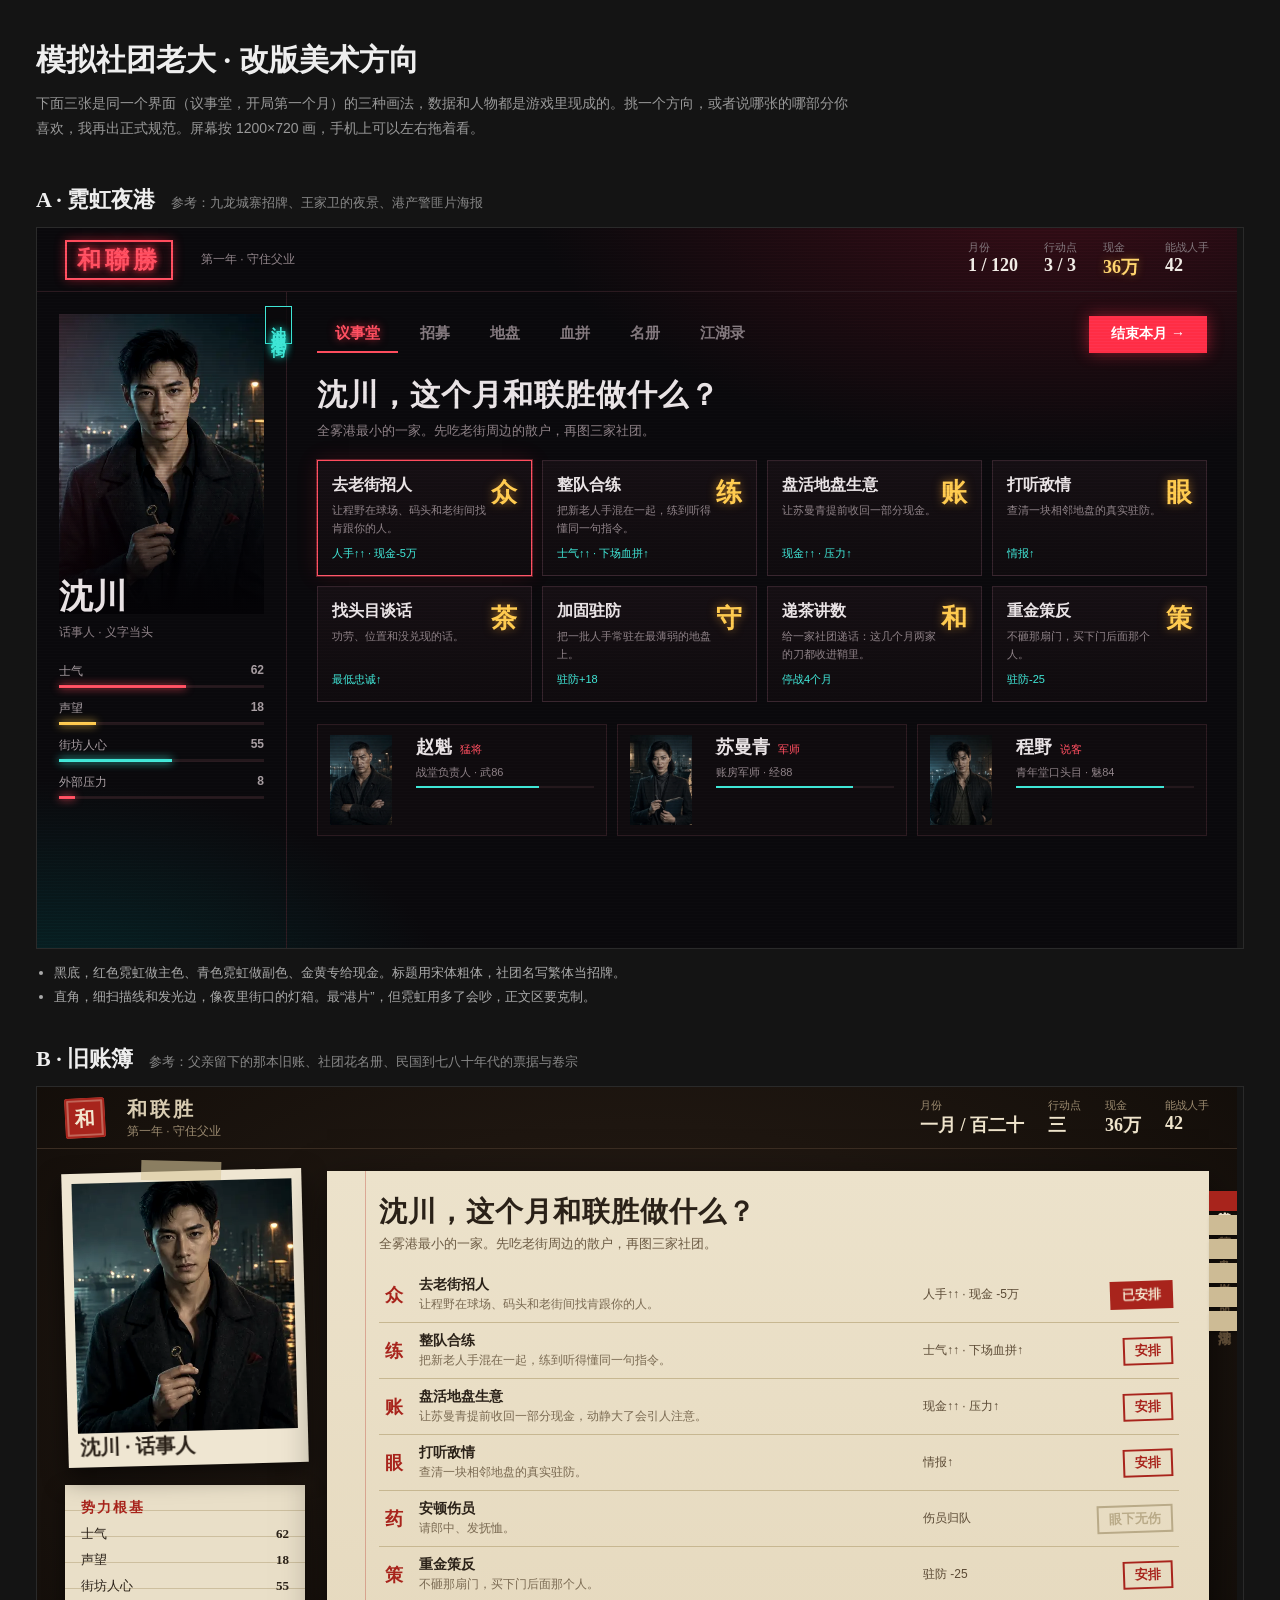
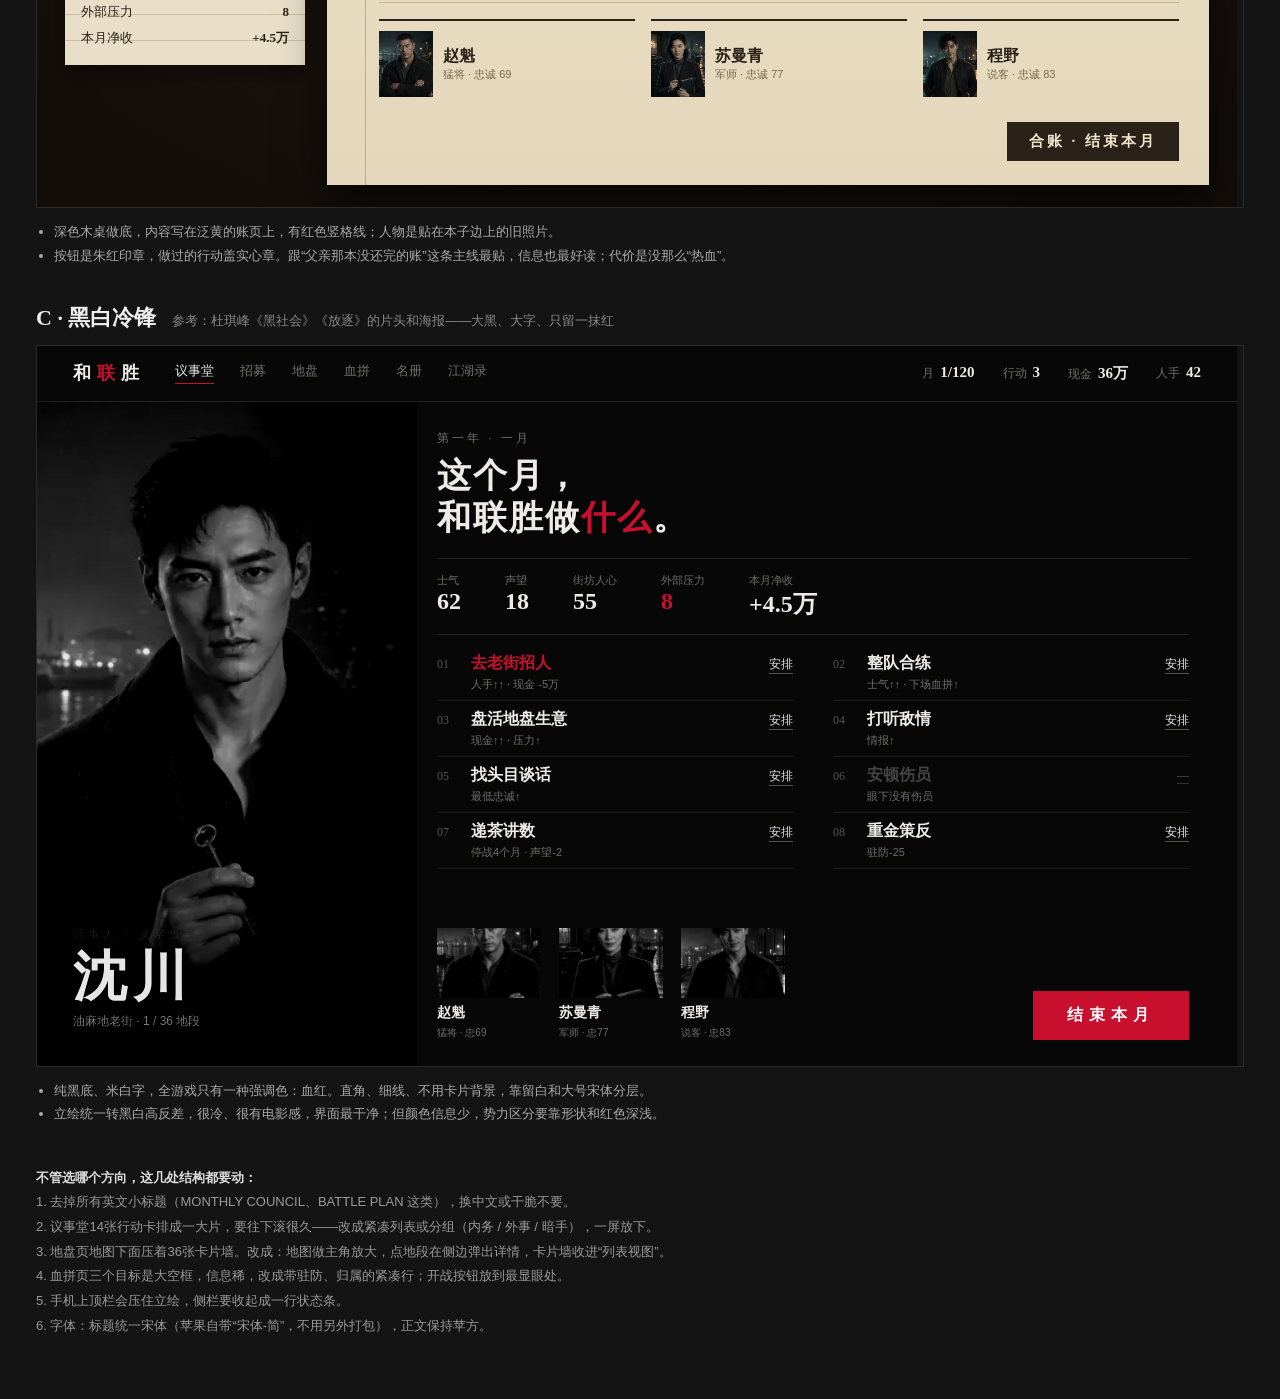
<file: docs/美术改版-三个方向.html>
<!doctype html><html lang="zh-CN"><head><meta charset="utf-8"><meta name="viewport" content="width=device-width,initial-scale=1">
<title>模拟社团老大 · 美术方向</title>
<style>
:root{--serif:"Songti SC","STSong","Noto Serif CJK SC","Noto Serif SC",serif;--sans:"PingFang SC","Noto Sans CJK SC","Microsoft YaHei",sans-serif;--kai:"Kaiti SC","STKaiti","KaiTi",var(--serif)}
*{box-sizing:border-box}body{margin:0;background:#141414;color:#ddd;font-family:var(--sans)}
.intro{max-width:1240px;margin:0 auto;padding:40px 16px 8px}
.intro h1{font-family:var(--serif);font-size:30px;margin:0 0 10px;color:#eee}
.intro p{color:#999;line-height:1.8;margin:0;max-width:820px;font-size:14px}
.dir{max-width:1240px;margin:36px auto 0;padding:0 16px}
.dir>header{display:flex;align-items:baseline;gap:16px;margin-bottom:12px;flex-wrap:wrap}
.dir>header b{font-family:var(--serif);font-size:22px;color:#eee}
.dir>header span{color:#888;font-size:13px}
.dir .notes{color:#aaa;font-size:13px;line-height:1.8;margin:12px 0 0;padding-left:18px}
.frame{overflow:auto;border:1px solid #2a2a2a}
.scr{width:1200px;height:720px;position:relative;overflow:hidden}
.scr img{display:block;width:100%;height:100%;object-fit:cover}
.foot{max-width:1240px;margin:40px auto 60px;padding:0 16px;color:#999;font-size:13px;line-height:1.9}

/* ---------- A 霓虹夜港 ---------- */
.A{background:radial-gradient(900px 500px at 85% -10%,#3a0d17 0,transparent 60%),radial-gradient(700px 400px at 0% 110%,#06272a 0,transparent 60%),#0a090c;color:#e8e2e4;font-family:var(--sans)}
.A::after{content:"";position:absolute;inset:0;pointer-events:none;opacity:.12;background-image:repeating-linear-gradient(0deg,#fff 0 1px,transparent 1px 3px);mix-blend-mode:overlay}
.A .top{height:64px;display:flex;align-items:center;padding:0 28px;gap:28px;border-bottom:1px solid #2b1a20}
.A .sign{font-family:var(--serif);font-weight:900;font-size:24px;color:#ff4d5e;text-shadow:0 0 6px #ff2d45,0 0 18px #ff2d4588;letter-spacing:4px;border:2px solid #ff4d5e;padding:2px 10px;box-shadow:0 0 10px #ff2d4566,inset 0 0 10px #ff2d4533}
.A .chap{font-size:12px;color:#8a7e83}
.A .res{margin-left:auto;display:flex;gap:26px}
.A .res div{font-size:11px;color:#7d7378}.A .res b{display:block;font:700 18px var(--serif);color:#f1ece6}
.A .res .cash b{color:#ffd36b;text-shadow:0 0 8px #ffb42e66}
.A .body{display:grid;grid-template-columns:250px 1fr;gap:0;height:656px}
.A .left{border-right:1px solid #2b1a20;padding:22px;position:relative}
.A .por{height:300px;position:relative;filter:saturate(.85) contrast(1.05)}
.A .por::after{content:"";position:absolute;inset:0;background:linear-gradient(transparent 50%,#0a090c),linear-gradient(90deg,#ff2d4522,transparent 40%)}
.A .vert{position:absolute;right:-6px;top:14px;writing-mode:vertical-rl;font:900 15px var(--serif);color:#3fe6d6;text-shadow:0 0 8px #18c8b8;border:1.5px solid #3fe6d6;padding:8px 3px;letter-spacing:4px;background:#0a090ccc;z-index:2}
.A .name{font:900 34px var(--serif);margin:-40px 0 4px;position:relative;z-index:2}
.A .role{font-size:12px;color:#8a7e83}
.A .bars{margin-top:22px}.A .bars p{display:flex;justify-content:space-between;margin:12px 0 5px;font-size:12px;color:#a2989c}.A .bars i{display:block;height:3px;background:#24181c}.A .bars i s{display:block;height:100%;background:#ff4d5e;box-shadow:0 0 8px #ff4d5e}
.A .bars i.c s{background:#3fe6d6;box-shadow:0 0 8px #3fe6d6}.A .bars i.y s{background:#ffc94d;box-shadow:0 0 8px #ffc94d}
.A .main{padding:24px 30px;overflow:hidden}
.A .tabs{display:flex;gap:4px;margin-bottom:22px}
.A .tabs span{font:700 15px var(--serif);padding:8px 18px;color:#7d7378;border-bottom:2px solid transparent}
.A .tabs span.on{color:#ff4d5e;border-color:#ff4d5e;text-shadow:0 0 8px #ff2d4599}
.A .tabs .end{margin-left:auto;background:#ff2d45;color:#fff;font:700 14px var(--sans);padding:9px 22px;box-shadow:0 0 16px #ff2d4577;border:0}
.A h2{font:900 30px var(--serif);margin:0 0 6px;letter-spacing:1px}
.A .sub{color:#8a7e83;font-size:13px;margin:0 0 20px}
.A .acts{display:grid;grid-template-columns:repeat(4,1fr);gap:10px}
.A .act{border:1px solid #33222a;background:linear-gradient(#150f13,#0f0b0e);padding:14px;position:relative}
.A .act .g{font:900 26px var(--serif);color:#ffc94d;text-shadow:0 0 10px #ffa82e88;float:right}
.A .act b{font:700 16px var(--serif);display:block;margin-bottom:6px}
.A .act small{font-size:11px;color:#8a7e83;line-height:1.6;display:block;min-height:36px}
.A .act em{font-style:normal;font-size:11px;color:#3fe6d6;display:block;margin-top:8px}
.A .act.hot{border-color:#ff4d5e;box-shadow:0 0 0 1px #ff4d5e55,0 0 20px #ff2d4522}
.A .crew{display:grid;grid-template-columns:repeat(3,1fr);gap:10px;margin-top:22px}
.A .mate{display:grid;grid-template-columns:86px 1fr;border:1px solid #2b1a20;background:#0f0b0e}
.A .mate .ph{height:110px;filter:saturate(.7)}
.A .mate div{padding:10px 12px}.A .mate b{font:700 18px var(--serif)}.A .mate span{font-size:11px;color:#ff4d5e;margin-left:8px}
.A .mate p{font-size:11px;color:#8a7e83;margin:6px 0}.A .mate i{display:block;height:2px;background:#24181c}.A .mate i s{display:block;height:100%;background:#3fe6d6}

/* ---------- B 旧账簿 ---------- */
.B{background:radial-gradient(800px 500px at 50% 40%,#2a1f17,#120d09);color:#2a2118;font-family:var(--serif)}
.B .top{height:62px;display:flex;align-items:center;gap:22px;padding:0 28px;color:#d8ccb2;border-bottom:1px solid #3b2d22}
.B .seal{width:40px;height:40px;background:#a8241c;color:#f3e6cf;display:grid;place-items:center;font:900 20px var(--serif);border-radius:3px;box-shadow:inset 0 0 0 2px #a8241c,inset 0 0 0 4px #f3e6cf55;transform:rotate(-3deg)}
.B .top h1{font:900 20px var(--serif);margin:0;letter-spacing:3px}
.B .top small{display:block;font:12px var(--sans);color:#9c8b70}
.B .res{margin-left:auto;display:flex;gap:24px}.B .res div{font:11px var(--sans);color:#9c8b70}.B .res b{display:block;font:700 18px var(--serif);color:#efe4cc}
.B .body{display:grid;grid-template-columns:240px 1fr;gap:22px;padding:22px 28px;height:658px}
.B .photo{background:#efe6d2;padding:10px 10px 34px;transform:rotate(-1.5deg);box-shadow:0 10px 24px #0008;position:relative}
.B .photo .ph{height:250px;filter:sepia(.25) contrast(1.05)}
.B .photo p{position:absolute;bottom:6px;left:12px;margin:0;font:700 20px var(--kai);color:#2a2118}
.B .tape{position:absolute;top:-10px;left:50%;width:80px;height:20px;margin-left:-40px;background:#d9c99c99;transform:rotate(3deg)}
.B .card{background:#e9dfc8;margin-top:20px;padding:14px 16px;box-shadow:0 8px 20px #0007;background-image:repeating-linear-gradient(#e9dfc8 0 25px,#cdbf9f 25px 26px)}
.B .card h4{margin:0 0 4px;font:900 14px var(--serif);color:#a8241c;letter-spacing:2px}
.B .card p{display:flex;justify-content:space-between;margin:0;line-height:26px;font-size:13px}
.B .card p b{font-family:var(--serif)}
.B .book{background:#ece2cb;box-shadow:0 18px 40px #000a;position:relative;padding:22px 30px 24px 52px;background-image:linear-gradient(90deg,transparent 38px,#b8352a55 38px 39px,transparent 39px),linear-gradient(#ece2cb,#e4d7bb)}
.B .tabs{position:absolute;right:-30px;top:20px;display:flex;flex-direction:column;gap:4px}
.B .tabs span{writing-mode:vertical-rl;background:#cdbb95;padding:10px 6px;font:700 13px var(--serif);color:#5b4a35;box-shadow:2px 2px 4px #0005}
.B .tabs span.on{background:#a8241c;color:#f3e6cf}
.B .book h2{font:900 28px var(--serif);margin:0;letter-spacing:1px}
.B .book .sub{font:13px var(--kai);color:#6b5a43;margin:4px 0 14px}
.B .ledger{width:100%;border-collapse:collapse;font-size:14px}
.B .ledger td{border-bottom:1px solid #c7b791;padding:9px 6px;vertical-align:middle}
.B .ledger td.n{width:34px;font:900 18px var(--serif);color:#a8241c}
.B .ledger td.t b{font-weight:900}.B .ledger td.t small{display:block;font:12px var(--sans);color:#7a6a52;margin-top:2px}
.B .ledger td.e{font:12px var(--sans);color:#5b4a35;width:170px}
.B .ledger td.go{width:92px;text-align:right}
.B .stamp{display:inline-block;border:2px solid #a8241c;color:#a8241c;font:900 13px var(--serif);padding:3px 10px;transform:rotate(-2deg)}
.B .stamp.done{background:#a8241c;color:#f3e6cf}
.B .stamp.off{border-color:#b9aa88;color:#b9aa88}
.B .mates{display:flex;gap:16px;margin-top:16px}
.B .mates div{flex:1;display:flex;gap:10px;align-items:center;border-top:2px solid #2a2118;padding-top:10px}
.B .mates .ph{width:54px;height:66px;filter:sepia(.3) grayscale(.2)}
.B .mates b{font:900 16px var(--serif)}.B .mates small{display:block;font:11px var(--sans);color:#7a6a52}
.B .endbtn{position:absolute;right:30px;bottom:24px;background:#2a2118;color:#efe4cc;font:900 15px var(--serif);padding:10px 22px;letter-spacing:3px}

/* ---------- C 黑白冷锋 ---------- */
.C{background:#070707;color:#ecebe6;font-family:var(--sans)}
.C .top{height:56px;display:flex;align-items:center;padding:0 36px;gap:30px;border-bottom:1px solid #222}
.C .top h1{font:900 18px var(--serif);margin:0;letter-spacing:6px}
.C .top h1 i{font-style:normal;color:#c8102e}
.C .nav{display:flex;gap:26px;font-size:13px;color:#6e6e6a}.C .nav .on{color:#ecebe6;border-bottom:1px solid #c8102e;padding-bottom:3px}
.C .res{margin-left:auto;display:flex;gap:28px;font-size:12px;color:#6e6e6a}.C .res b{color:#ecebe6;font:700 15px var(--serif);margin-left:6px}
.C .body{display:grid;grid-template-columns:380px 1fr;height:664px;overflow:hidden}.C .body>*{min-height:0}
.C .por{position:relative;filter:grayscale(1) contrast(1.25) brightness(.9)}
.C .por::after{content:"";position:absolute;inset:0;background:linear-gradient(90deg,transparent 55%,#070707),linear-gradient(transparent 60%,#070707)}
.C .cap{position:absolute;left:36px;bottom:36px;z-index:2}
.C .cap small{font-size:11px;letter-spacing:4px;color:#c8102e}
.C .cap b{display:block;font:900 54px var(--serif);letter-spacing:6px;line-height:1.1;margin-top:6px}
.C .cap p{margin:6px 0 0;font-size:12px;color:#8a8a86}
.C .main{padding:28px 48px 26px 20px;display:flex;flex-direction:column}
.C .kick{font-size:12px;color:#6e6e6a;letter-spacing:3px}
.C h2{font:900 34px/1.25 var(--serif);margin:8px 0 0;letter-spacing:2px}
.C h2 em{font-style:normal;color:#c8102e}
.C .stats{display:flex;gap:44px;margin:18px 0 10px;border-top:1px solid #222;border-bottom:1px solid #222;padding:14px 0}
.C .stats div{font-size:11px;color:#6e6e6a}.C .stats b{display:block;font:700 24px var(--serif);color:#ecebe6}
.C .stats .r b{color:#c8102e}
.C .list{display:grid;grid-template-columns:1fr 1fr;column-gap:40px}
.C .row{display:grid;grid-template-columns:34px 1fr auto;align-items:baseline;padding:8px 0;border-bottom:1px solid #1b1b1b}
.C .row i{font:italic 12px var(--serif);color:#555;font-style:normal}
.C .row b{font:700 16px var(--serif)}.C .row small{display:block;font-size:11px;color:#6e6e6a;margin-top:3px}
.C .row span{font-size:12px;color:#ecebe6;border-bottom:1px solid #555}
.C .row.dim b,.C .row.dim span{color:#444;border-color:#333}
.C .row.hot b{color:#c8102e}
.C .bottom{margin-top:auto;display:flex;align-items:flex-end;justify-content:space-between}
.C .three{display:flex;gap:18px}
.C .three div{width:104px}.C .three .ph{height:70px;filter:grayscale(1) contrast(1.2)}
.C .three b{font:700 14px var(--serif);display:block;margin-top:6px}.C .three small{font-size:10px;color:#6e6e6a}
.C .end{background:#c8102e;color:#fff;font:900 16px var(--serif);letter-spacing:6px;padding:14px 34px}
</style></head><body>
<div class="intro">
<h1>模拟社团老大 · 改版美术方向</h1>
<p>下面三张是同一个界面（议事堂，开局第一个月）的三种画法，数据和人物都是游戏里现成的。挑一个方向，或者说哪张的哪部分你喜欢，我再出正式规范。屏幕按 1200×720 画，手机上可以左右拖着看。</p>
</div>

<section class="dir"><header><b>A · 霓虹夜港</b><span>参考：九龙城寨招牌、王家卫的夜景、港产警匪片海报</span></header>
<div class="frame"><div class="scr A">
 <div class="top"><span class="sign">和聯勝</span><span class="chap">第一年 · 守住父业</span>
  <div class="res"><div>月份<b>1 / 120</b></div><div>行动点<b>3 / 3</b></div><div class="cash">现金<b>36万</b></div><div>能战人手<b>42</b></div></div></div>
 <div class="body">
  <div class="left"><span class="vert">油麻地老街</span><div class="por"><img src="[data-uri]"></div>
   <div class="name">沈川</div><div class="role">话事人 · 义字当头</div>
   <div class="bars"><p>士气<b>62</b></p><i><s style="width:62%"></s></i><p>声望<b>18</b></p><i class="y"><s style="width:18%"></s></i><p>街坊人心<b>55</b></p><i class="c"><s style="width:55%"></s></i><p>外部压力<b>8</b></p><i><s style="width:8%"></s></i></div></div>
  <div class="main">
   <div class="tabs"><span class="on">议事堂</span><span>招募</span><span>地盘</span><span>血拼</span><span>名册</span><span>江湖录</span><span class="end">结束本月 →</span></div>
   <h2>沈川，这个月和联胜做什么？</h2><p class="sub">全雾港最小的一家。先吃老街周边的散户，再图三家社团。</p>
   <div class="acts">
    <div class="act hot"><span class="g">众</span><b>去老街招人</b><small>让程野在球场、码头和老街间找肯跟你的人。</small><em>人手↑↑ · 现金-5万</em></div>
    <div class="act"><span class="g">练</span><b>整队合练</b><small>把新老人手混在一起，练到听得懂同一句指令。</small><em>士气↑↑ · 下场血拼↑</em></div>
    <div class="act"><span class="g">账</span><b>盘活地盘生意</b><small>让苏曼青提前收回一部分现金。</small><em>现金↑↑ · 压力↑</em></div>
    <div class="act"><span class="g">眼</span><b>打听敌情</b><small>查清一块相邻地盘的真实驻防。</small><em>情报↑</em></div>
    <div class="act"><span class="g">茶</span><b>找头目谈话</b><small>功劳、位置和没兑现的话。</small><em>最低忠诚↑</em></div>
    <div class="act"><span class="g">守</span><b>加固驻防</b><small>把一批人手常驻在最薄弱的地盘上。</small><em>驻防+18</em></div>
    <div class="act"><span class="g">和</span><b>递茶讲数</b><small>给一家社团递话：这几个月两家的刀都收进鞘里。</small><em>停战4个月</em></div>
    <div class="act"><span class="g">策</span><b>重金策反</b><small>不砸那扇门，买下门后面那个人。</small><em>驻防-25</em></div>
   </div>
   <div class="crew">
    <div class="mate"><div class="ph"><img src="[data-uri]"></div><div><b>赵魁</b><span>猛将</span><p>战堂负责人 · 武86</p><i><s style="width:69%"></s></i></div></div>
    <div class="mate"><div class="ph"><img src="[data-uri]"></div><div><b>苏曼青</b><span>军师</span><p>账房军师 · 经88</p><i><s style="width:77%"></s></i></div></div>
    <div class="mate"><div class="ph"><img src="[data-uri]"></div><div><b>程野</b><span>说客</span><p>青年堂口头目 · 魅84</p><i><s style="width:83%"></s></i></div></div>
   </div>
  </div></div>
</div></div>
<ul class="notes"><li>黑底，红色霓虹做主色、青色霓虹做副色、金黄专给现金。标题用宋体粗体，社团名写繁体当招牌。</li><li>直角，细扫描线和发光边，像夜里街口的灯箱。最“港片”，但霓虹用多了会吵，正文区要克制。</li></ul>
</section>

<section class="dir"><header><b>B · 旧账簿</b><span>参考：父亲留下的那本旧账、社团花名册、民国到七八十年代的票据与卷宗</span></header>
<div class="frame"><div class="scr B">
 <div class="top"><span class="seal">和</span><div><h1>和联胜</h1><small>第一年 · 守住父业</small></div>
  <div class="res"><div>月份<b>一月 / 百二十</b></div><div>行动点<b>三</b></div><div>现金<b>36万</b></div><div>能战人手<b>42</b></div></div></div>
 <div class="body">
  <div><div class="photo"><span class="tape"></span><div class="ph"><img src="[data-uri]"></div><p>沈川 · 话事人</p></div>
   <div class="card"><h4>势力根基</h4><p>士气<b>62</b></p><p>声望<b>18</b></p><p>街坊人心<b>55</b></p><p>外部压力<b>8</b></p><p>本月净收<b>+4.5万</b></p></div></div>
  <div class="book"><div class="tabs"><span class="on">议事堂</span><span>招募</span><span>地盘</span><span>血拼</span><span>名册</span><span>江湖录</span></div>
   <h2>沈川，这个月和联胜做什么？</h2><p class="sub">全雾港最小的一家。先吃老街周边的散户，再图三家社团。</p>
   <table class="ledger">
    <tr><td class="n">众</td><td class="t"><b>去老街招人</b><small>让程野在球场、码头和老街间找肯跟你的人。</small></td><td class="e">人手↑↑ · 现金 -5万</td><td class="go"><span class="stamp done">已安排</span></td></tr>
    <tr><td class="n">练</td><td class="t"><b>整队合练</b><small>把新老人手混在一起，练到听得懂同一句指令。</small></td><td class="e">士气↑↑ · 下场血拼↑</td><td class="go"><span class="stamp">安排</span></td></tr>
    <tr><td class="n">账</td><td class="t"><b>盘活地盘生意</b><small>让苏曼青提前收回一部分现金，动静大了会引人注意。</small></td><td class="e">现金↑↑ · 压力↑</td><td class="go"><span class="stamp">安排</span></td></tr>
    <tr><td class="n">眼</td><td class="t"><b>打听敌情</b><small>查清一块相邻地盘的真实驻防。</small></td><td class="e">情报↑</td><td class="go"><span class="stamp">安排</span></td></tr>
    <tr><td class="n">药</td><td class="t"><b>安顿伤员</b><small>请郎中、发抚恤。</small></td><td class="e">伤员归队</td><td class="go"><span class="stamp off">眼下无伤</span></td></tr>
    <tr><td class="n">策</td><td class="t"><b>重金策反</b><small>不砸那扇门，买下门后面那个人。</small></td><td class="e">驻防 -25</td><td class="go"><span class="stamp">安排</span></td></tr>
   </table>
   <div class="mates">
    <div><span class="ph"><img src="[data-uri]"></span><span><b>赵魁</b><small>猛将 · 忠诚 69</small></span></div>
    <div><span class="ph"><img src="[data-uri]"></span><span><b>苏曼青</b><small>军师 · 忠诚 77</small></span></div>
    <div><span class="ph"><img src="[data-uri]"></span><span><b>程野</b><small>说客 · 忠诚 83</small></span></div>
   </div>
   <span class="endbtn">合账 · 结束本月</span>
  </div></div>
</div></div>
<ul class="notes"><li>深色木桌做底，内容写在泛黄的账页上，有红色竖格线；人物是贴在本子边上的旧照片。</li><li>按钮是朱红印章，做过的行动盖实心章。跟“父亲那本没还完的账”这条主线最贴，信息也最好读；代价是没那么“热血”。</li></ul>
</section>

<section class="dir"><header><b>C · 黑白冷锋</b><span>参考：杜琪峰《黑社会》《放逐》的片头和海报——大黑、大字、只留一抹红</span></header>
<div class="frame"><div class="scr C">
 <div class="top"><h1>和<i>联</i>胜</h1><div class="nav"><span class="on">议事堂</span><span>招募</span><span>地盘</span><span>血拼</span><span>名册</span><span>江湖录</span></div>
  <div class="res"><span>月<b>1/120</b></span><span>行动<b>3</b></span><span>现金<b>36万</b></span><span>人手<b>42</b></span></div></div>
 <div class="body">
  <div class="por"><img src="[data-uri]"><div class="cap"><small>话事人 · 义字当头</small><b>沈川</b><p>油麻地老街 · 1 / 36 地段</p></div></div>
  <div class="main"><span class="kick">第一年 · 一月</span><h2>这个月，<br>和联胜做<em>什么</em>。</h2>
   <div class="stats"><div>士气<b>62</b></div><div>声望<b>18</b></div><div>街坊人心<b>55</b></div><div class="r">外部压力<b>8</b></div><div>本月净收<b>+4.5万</b></div></div>
   <div class="list">
    <div class="row hot"><i>01</i><div><b>去老街招人</b><small>人手↑↑ · 现金 -5万</small></div><span>安排</span></div>
    <div class="row"><i>02</i><div><b>整队合练</b><small>士气↑↑ · 下场血拼↑</small></div><span>安排</span></div>
    <div class="row"><i>03</i><div><b>盘活地盘生意</b><small>现金↑↑ · 压力↑</small></div><span>安排</span></div>
    <div class="row"><i>04</i><div><b>打听敌情</b><small>情报↑</small></div><span>安排</span></div>
    <div class="row"><i>05</i><div><b>找头目谈话</b><small>最低忠诚↑</small></div><span>安排</span></div>
    <div class="row dim"><i>06</i><div><b>安顿伤员</b><small>眼下没有伤员</small></div><span>—</span></div>
    <div class="row"><i>07</i><div><b>递茶讲数</b><small>停战4个月 · 声望-2</small></div><span>安排</span></div>
    <div class="row"><i>08</i><div><b>重金策反</b><small>驻防-25</small></div><span>安排</span></div>
   </div>
   <div class="bottom"><div class="three">
     <div><div class="ph"><img src="[data-uri]"></div><b>赵魁</b><small>猛将 · 忠69</small></div>
     <div><div class="ph"><img src="[data-uri]"></div><b>苏曼青</b><small>军师 · 忠77</small></div>
     <div><div class="ph"><img src="[data-uri]"></div><b>程野</b><small>说客 · 忠83</small></div></div>
    <span class="end">结束本月</span></div>
  </div></div>
</div></div>
<ul class="notes"><li>纯黑底、米白字，全游戏只有一种强调色：血红。直角、细线、不用卡片背景，靠留白和大号宋体分层。</li><li>立绘统一转黑白高反差，很冷、很有电影感，界面最干净；但颜色信息少，势力区分要靠形状和红色深浅。</li></ul>
</section>

<div class="foot">
<b style="color:#ddd">不管选哪个方向，这几处结构都要动：</b><br>
1. 去掉所有英文小标题（MONTHLY COUNCIL、BATTLE PLAN 这类），换中文或干脆不要。<br>
2. 议事堂14张行动卡排成一大片，要往下滚很久——改成紧凑列表或分组（内务 / 外事 / 暗手），一屏放下。<br>
3. 地盘页地图下面压着36张卡片墙。改成：地图做主角放大，点地段在侧边弹出详情，卡片墙收进“列表视图”。<br>
4. 血拼页三个目标是大空框，信息稀，改成带驻防、归属的紧凑行；开战按钮放到最显眼处。<br>
5. 手机上顶栏会压住立绘，侧栏要收起成一行状态条。<br>
6. 字体：标题统一宋体（苹果自带“宋体-简”，不用另外打包），正文保持苹方。
</div>
</body></html>
</file>
